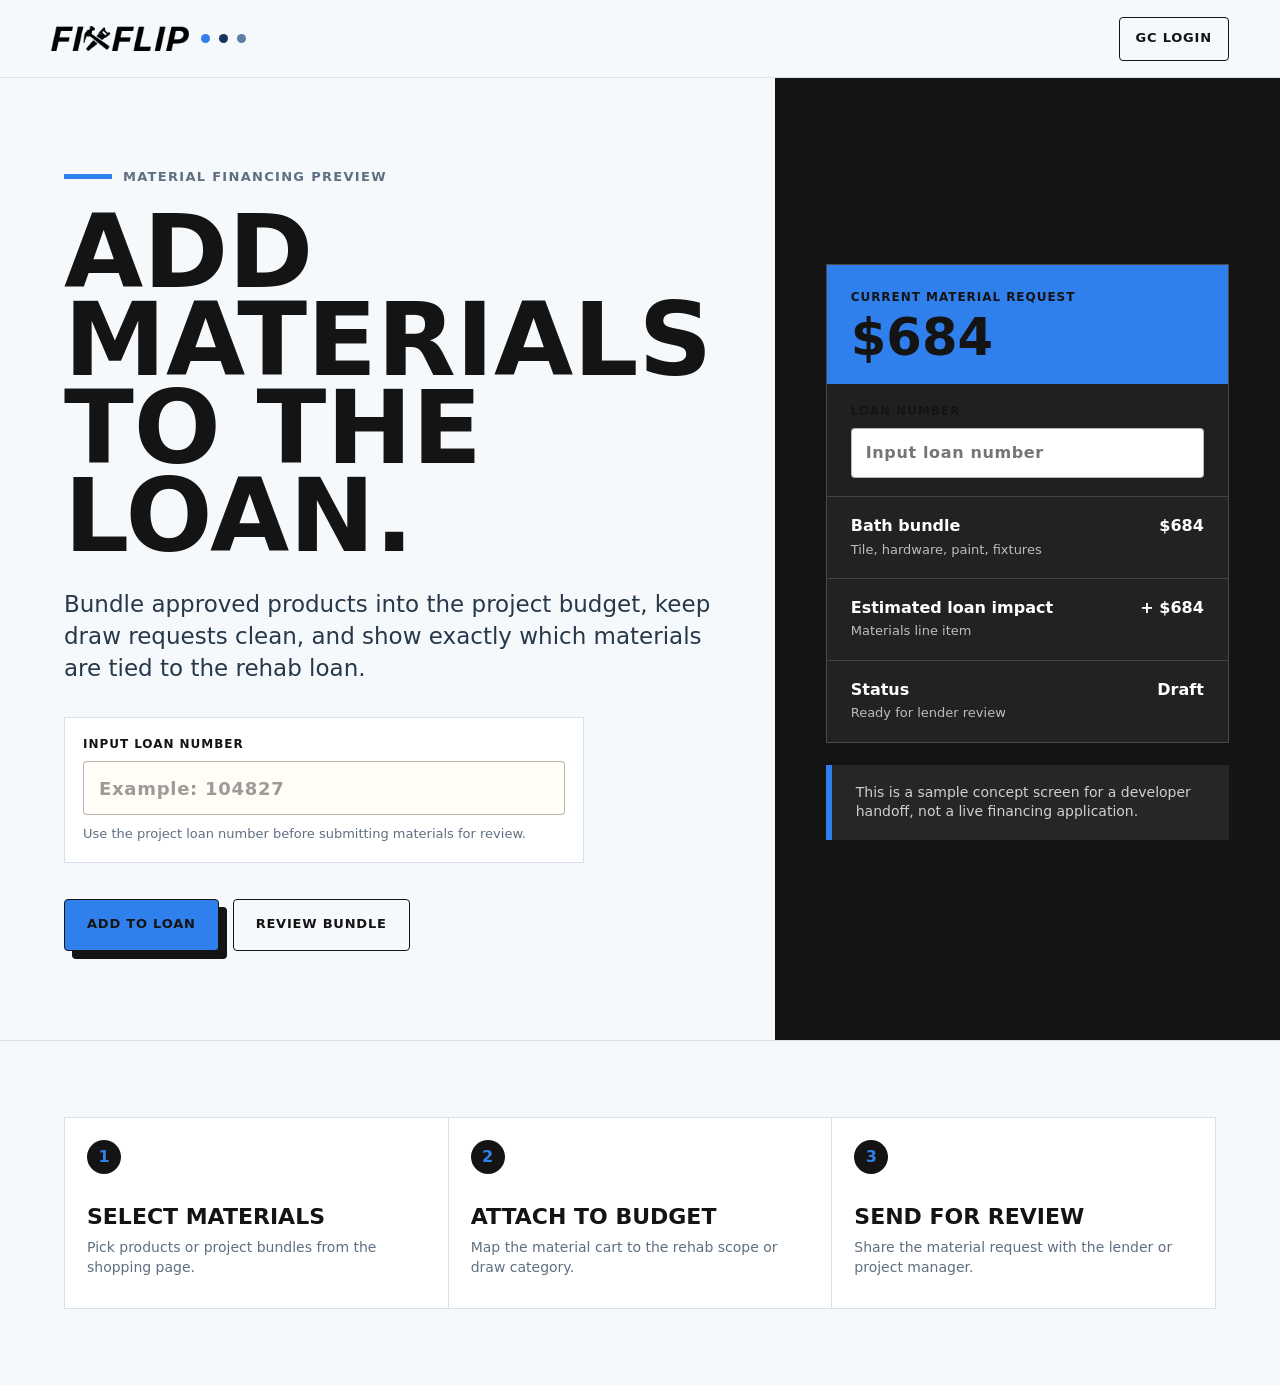
<file: add-to-loan-blue.html>
<!doctype html>
<html lang="en">
<head>
  <meta charset="utf-8">
  <meta name="viewport" content="width=device-width, initial-scale=1">
  <title>Add to Loan | FixFlip Materials Market | Blue Theme</title>
  <style>
    :root {
      --ink: #141414;
      --muted: #5f6f82;
      --line: #d7e0ea;
      --paper: #f6f9fc;
      --white: #ffffff;
      --signal: #2f80ed;
      --forest: #12365f;
      --clay: #5d7fa6;
    }

    * { box-sizing: border-box; }

    body {
      margin: 0;
      color: var(--ink);
      background: var(--paper);
      font-family: Inter, ui-sans-serif, system-ui, -apple-system, BlinkMacSystemFont, "Segoe UI", sans-serif;
      line-height: 1.4;
    }

    a { color: inherit; text-decoration: none; }

    .topbar {
      display: grid;
      grid-template-columns: auto 1fr auto;
      gap: 28px;
      align-items: center;
      min-height: 78px;
      padding: 0 clamp(18px, 4vw, 54px);
      border-bottom: 1px solid rgba(20, 20, 20, .1);
      background: rgba(246, 249, 252, .94);
    }

    .brand {
      display: flex;
      align-items: center;
      gap: 12px;
      min-width: 188px;
    }

    .brand img {
      width: 138px;
      height: auto;
      display: block;
    }

    .brand span {
      width: 9px;
      height: 9px;
      background: var(--signal);
      border-radius: 999px;
      box-shadow: 18px 0 0 var(--forest), 36px 0 0 var(--clay);
    }

    .back {
      justify-self: end;
      display: inline-flex;
      align-items: center;
      min-height: 44px;
      padding: 0 16px;
      border: 1px solid var(--ink);
      border-radius: 4px;
      font-size: 13px;
      font-weight: 850;
      letter-spacing: .06em;
      text-transform: uppercase;
    }

    .hero {
      display: grid;
      grid-template-columns: minmax(0, .95fr) minmax(360px, .62fr);
      min-height: calc(100vh - 78px);
      border-bottom: 1px solid var(--line);
    }

    .copy {
      display: flex;
      flex-direction: column;
      justify-content: center;
      padding: clamp(54px, 7vw, 104px) clamp(22px, 5vw, 74px);
    }

    .eyebrow {
      display: flex;
      align-items: center;
      gap: 11px;
      margin: 0 0 22px;
      color: var(--muted);
      font-size: 13px;
      font-weight: 850;
      letter-spacing: .1em;
      text-transform: uppercase;
    }

    .eyebrow::before {
      content: "";
      width: 48px;
      height: 5px;
      background: var(--signal);
    }

    h1 {
      max-width: 820px;
      margin: 0;
      font-size: clamp(48px, 8vw, 112px);
      line-height: .86;
      letter-spacing: 0;
      text-transform: uppercase;
    }

    .copy > p:not(.eyebrow) {
      max-width: 650px;
      margin: 28px 0 0;
      color: #26384a;
      font-size: clamp(18px, 2vw, 23px);
    }

    .actions {
      display: flex;
      flex-wrap: wrap;
      gap: 14px;
      margin-top: 36px;
    }

    .loan-entry {
      width: min(520px, 100%);
      margin-top: 32px;
      padding: 18px;
      border: 1px solid var(--line);
      background: var(--white);
    }

    .loan-entry label {
      display: block;
      margin-bottom: 9px;
      font-size: 12px;
      font-weight: 900;
      letter-spacing: .08em;
      text-transform: uppercase;
    }

    .loan-entry input {
      width: 100%;
      min-height: 54px;
      border: 1px solid rgba(20, 20, 20, .3);
      border-radius: 4px;
      background: #fffdf6;
      padding: 0 15px;
      color: var(--ink);
      font: inherit;
      font-size: 18px;
      font-weight: 800;
      letter-spacing: .04em;
    }

    .loan-entry input::placeholder {
      color: rgba(20, 20, 20, .42);
    }

    .loan-entry span {
      display: block;
      margin-top: 10px;
      color: var(--muted);
      font-size: 13px;
    }

    .primary,
    .secondary {
      display: inline-flex;
      align-items: center;
      justify-content: center;
      min-height: 52px;
      padding: 0 22px;
      border-radius: 4px;
      border: 1px solid var(--ink);
      font-size: 13px;
      font-weight: 850;
      letter-spacing: .06em;
      text-transform: uppercase;
    }

    .primary {
      background: var(--signal);
      box-shadow: 8px 8px 0 var(--ink);
    }

    .secondary { background: transparent; }

    .panel {
      display: flex;
      flex-direction: column;
      justify-content: center;
      padding: clamp(28px, 4vw, 54px);
      background: var(--ink);
      color: var(--white);
    }

    .loan-card {
      border: 1px solid rgba(255, 255, 255, .18);
      background: rgba(255, 255, 255, .06);
    }

    .loan-head {
      padding: 24px;
      background: var(--signal);
      color: var(--ink);
    }

    .loan-head span {
      display: block;
      font-size: 12px;
      font-weight: 900;
      letter-spacing: .08em;
      text-transform: uppercase;
    }

    .loan-head strong {
      display: block;
      margin-top: 8px;
      font-size: clamp(34px, 4vw, 56px);
      line-height: .9;
    }

    .loan-number-card {
      padding: 18px 24px;
      border-top: 1px solid rgba(20, 20, 20, .16);
      background: rgba(20, 20, 20, .08);
      color: var(--ink);
    }

    .loan-number-card label {
      display: block;
      margin-bottom: 8px;
      font-size: 12px;
      font-weight: 900;
      letter-spacing: .08em;
      text-transform: uppercase;
    }

    .loan-number-card input {
      width: 100%;
      min-height: 50px;
      border: 1px solid rgba(20, 20, 20, .3);
      border-radius: 4px;
      background: var(--white);
      color: var(--ink);
      padding: 0 14px;
      font: inherit;
      font-weight: 800;
      letter-spacing: .04em;
    }

    .loan-row {
      display: grid;
      grid-template-columns: 1fr auto;
      gap: 18px;
      padding: 18px 24px;
      border-top: 1px solid rgba(255, 255, 255, .14);
    }

    .loan-row span {
      color: rgba(255, 255, 255, .7);
      font-size: 13px;
    }

    .loan-row strong,
    .loan-row b {
      display: block;
      color: var(--white);
    }

    .notice {
      margin-top: 22px;
      padding: 18px 24px;
      border-left: 6px solid var(--signal);
      background: rgba(255, 255, 255, .08);
      color: rgba(255, 255, 255, .78);
      font-size: 14px;
    }

    .steps {
      display: grid;
      grid-template-columns: repeat(3, minmax(0, 1fr));
      gap: 1px;
      background: var(--line);
      border: 1px solid var(--line);
      margin: clamp(44px, 6vw, 76px) clamp(22px, 5vw, 74px);
    }

    .step {
      min-height: 190px;
      padding: 22px;
      background: var(--white);
    }

    .step b {
      display: inline-flex;
      align-items: center;
      justify-content: center;
      width: 34px;
      height: 34px;
      margin-bottom: 32px;
      border-radius: 999px;
      background: var(--ink);
      color: var(--signal);
    }

    .step h2 {
      margin: 0 0 10px;
      font-size: 22px;
      line-height: 1;
      text-transform: uppercase;
    }

    .step p {
      margin: 0;
      color: var(--muted);
      font-size: 14px;
    }

    @media (max-width: 900px) {
      .topbar,
      .hero,
      .steps {
        grid-template-columns: 1fr;
      }

      .back {
        justify-self: start;
        margin-bottom: 16px;
      }

      .hero {
        min-height: auto;
      }
    }

    @media (max-width: 640px) {
      .topbar { padding: 16px; }
      .brand img { width: 116px; }
      .copy { padding: 42px 18px 48px; }
      h1 { font-size: clamp(46px, 14vw, 72px); }
      .steps { margin: 42px 18px; }
    }
  </style>
</head>
<body>
  <header class="topbar">
    <a class="brand" href="fixflip-materials-landing-blue.html">
      <img src="[data-uri]" alt="FixFlip">
      <span aria-hidden="true"></span>
    </a>
    <div></div>
    <a class="back" href="contractor-login-blue.html">GC Login</a>
  </header>

  <main>
    <section class="hero">
      <div class="copy">
        <p class="eyebrow">Material financing preview</p>
        <h1>Add materials to the loan.</h1>
        <p>Bundle approved products into the project budget, keep draw requests clean, and show exactly which materials are tied to the rehab loan.</p>
        <div class="loan-entry">
          <label for="loan-number">Input loan number</label>
          <input id="loan-number" name="loan-number" type="text" inputmode="numeric" placeholder="Example: 104827">
          <span>Use the project loan number before submitting materials for review.</span>
        </div>
        <div class="actions">
          <a class="primary" href="#">Add to Loan</a>
          <a class="secondary" href="fixflip-materials-landing-blue.html#bundles">Review Bundle</a>
        </div>
      </div>

      <aside class="panel">
        <div class="loan-card">
          <div class="loan-head">
            <span>Current material request</span>
            <strong>$684</strong>
          </div>
          <div class="loan-number-card">
            <label for="summary-loan-number">Loan number</label>
            <input id="summary-loan-number" name="summary-loan-number" type="text" inputmode="numeric" placeholder="Input loan number">
          </div>
          <div class="loan-row"><div><strong>Bath bundle</strong><span>Tile, hardware, paint, fixtures</span></div><b>$684</b></div>
          <div class="loan-row"><div><strong>Estimated loan impact</strong><span>Materials line item</span></div><b>+ $684</b></div>
          <div class="loan-row"><div><strong>Status</strong><span>Ready for lender review</span></div><b>Draft</b></div>
        </div>
        <p class="notice">This is a sample concept screen for a developer handoff, not a live financing application.</p>
      </aside>
    </section>

    <section class="steps" aria-label="Add to loan steps">
      <article class="step">
        <b>1</b>
        <h2>Select materials</h2>
        <p>Pick products or project bundles from the shopping page.</p>
      </article>
      <article class="step">
        <b>2</b>
        <h2>Attach to budget</h2>
        <p>Map the material cart to the rehab scope or draw category.</p>
      </article>
      <article class="step">
        <b>3</b>
        <h2>Send for review</h2>
        <p>Share the material request with the lender or project manager.</p>
      </article>
    </section>
  </main>
</body>
</html>
</file>
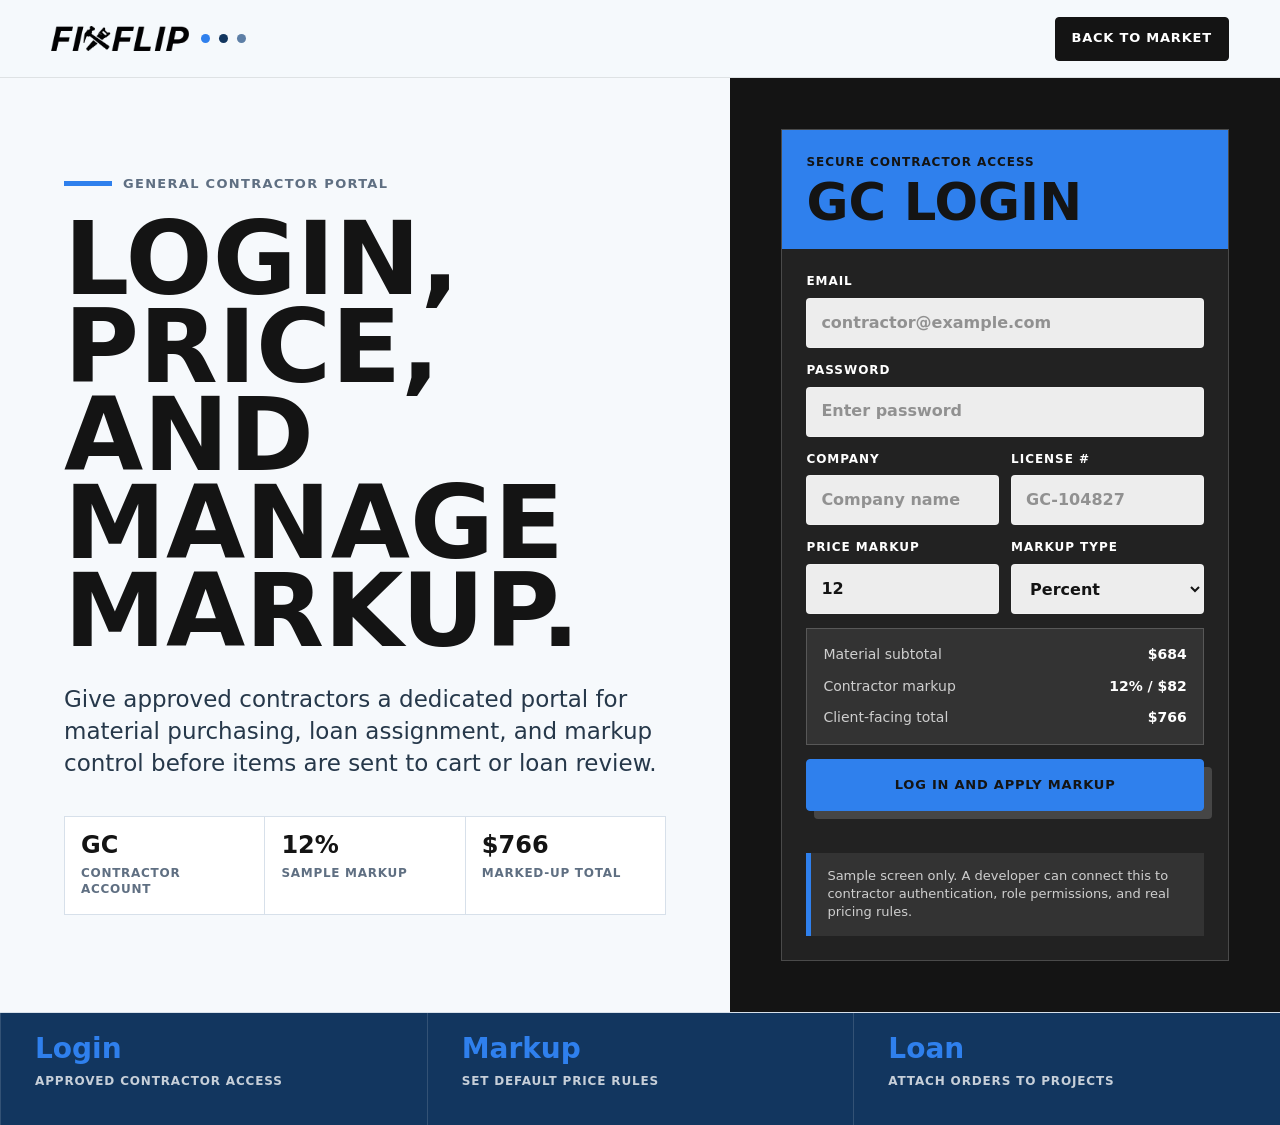
<file: contractor-login-blue.html>
<!doctype html>
<html lang="en">
<head>
  <meta charset="utf-8">
  <meta name="viewport" content="width=device-width, initial-scale=1">
  <title>Contractor Login | FixFlip Materials Market | Blue Theme</title>
  <style>
    :root {
      --ink: #141414;
      --muted: #5f6f82;
      --line: #d7e0ea;
      --paper: #f6f9fc;
      --white: #ffffff;
      --signal: #2f80ed;
      --forest: #12365f;
      --clay: #5d7fa6;
    }

    * { box-sizing: border-box; }

    body {
      margin: 0;
      color: var(--ink);
      background: var(--paper);
      font-family: Inter, ui-sans-serif, system-ui, -apple-system, BlinkMacSystemFont, "Segoe UI", sans-serif;
      line-height: 1.4;
    }

    a { color: inherit; text-decoration: none; }

    .topbar {
      display: grid;
      grid-template-columns: auto 1fr auto;
      gap: 28px;
      align-items: center;
      min-height: 78px;
      padding: 0 clamp(18px, 4vw, 54px);
      border-bottom: 1px solid rgba(20, 20, 20, .1);
      background: rgba(246, 249, 252, .94);
    }

    .brand {
      display: flex;
      align-items: center;
      gap: 12px;
      min-width: 188px;
    }

    .brand img {
      width: 138px;
      height: auto;
      display: block;
    }

    .brand span {
      width: 9px;
      height: 9px;
      background: var(--signal);
      border-radius: 999px;
      box-shadow: 18px 0 0 var(--forest), 36px 0 0 var(--clay);
    }

    .back {
      justify-self: end;
      display: inline-flex;
      align-items: center;
      min-height: 44px;
      padding: 0 16px;
      border: 1px solid var(--ink);
      border-radius: 4px;
      background: var(--ink);
      color: var(--white);
      font-size: 13px;
      font-weight: 850;
      letter-spacing: .06em;
      text-transform: uppercase;
    }

    .page {
      min-height: calc(100vh - 78px);
      display: grid;
      grid-template-columns: minmax(0, .85fr) minmax(360px, .64fr);
      border-bottom: 1px solid var(--line);
    }

    .copy {
      display: flex;
      flex-direction: column;
      justify-content: center;
      padding: clamp(54px, 7vw, 104px) clamp(22px, 5vw, 74px);
    }

    .eyebrow {
      display: flex;
      align-items: center;
      gap: 11px;
      margin: 0 0 22px;
      color: var(--muted);
      font-size: 13px;
      font-weight: 850;
      letter-spacing: .1em;
      text-transform: uppercase;
    }

    .eyebrow::before {
      content: "";
      width: 48px;
      height: 5px;
      background: var(--signal);
    }

    h1 {
      max-width: 760px;
      margin: 0;
      font-size: clamp(48px, 8vw, 110px);
      line-height: .86;
      letter-spacing: 0;
      text-transform: uppercase;
    }

    .copy > p:not(.eyebrow) {
      max-width: 640px;
      margin: 28px 0 0;
      color: #26384a;
      font-size: clamp(18px, 2vw, 23px);
    }

    .role-strip {
      display: grid;
      grid-template-columns: repeat(3, 1fr);
      gap: 1px;
      width: min(650px, 100%);
      margin-top: 36px;
      background: var(--line);
      border: 1px solid var(--line);
    }

    .role-strip div {
      min-height: 94px;
      padding: 16px;
      background: var(--white);
    }

    .role-strip strong {
      display: block;
      font-size: 24px;
      line-height: 1;
    }

    .role-strip span {
      display: block;
      margin-top: 8px;
      color: var(--muted);
      font-size: 12px;
      font-weight: 850;
      letter-spacing: .06em;
      text-transform: uppercase;
    }

    .login-panel {
      display: flex;
      flex-direction: column;
      justify-content: center;
      padding: clamp(28px, 4vw, 54px);
      background: var(--ink);
      color: var(--white);
    }

    .login-card {
      border: 1px solid rgba(255, 255, 255, .18);
      background: rgba(255, 255, 255, .06);
    }

    .login-head {
      padding: 24px;
      background: var(--signal);
      color: var(--ink);
    }

    .login-head span {
      display: block;
      font-size: 12px;
      font-weight: 900;
      letter-spacing: .08em;
      text-transform: uppercase;
    }

    .login-head strong {
      display: block;
      margin-top: 8px;
      font-size: clamp(30px, 4vw, 52px);
      line-height: .9;
      text-transform: uppercase;
    }

    form {
      display: grid;
      gap: 14px;
      padding: 24px;
    }

    .field {
      display: grid;
      gap: 8px;
    }

    label {
      font-size: 12px;
      font-weight: 900;
      letter-spacing: .08em;
      text-transform: uppercase;
    }

    input,
    select {
      width: 100%;
      min-height: 50px;
      border: 1px solid rgba(255, 255, 255, .2);
      border-radius: 4px;
      background: rgba(255, 255, 255, .92);
      color: var(--ink);
      padding: 0 14px;
      font: inherit;
      font-weight: 750;
    }

    input::placeholder {
      color: rgba(20, 20, 20, .42);
    }

    .split {
      display: grid;
      grid-template-columns: 1fr 1fr;
      gap: 12px;
    }

    .markup-box {
      display: grid;
      gap: 12px;
      padding: 16px;
      border: 1px solid rgba(255, 255, 255, .18);
      background: rgba(255, 255, 255, .08);
    }

    .markup-row {
      display: grid;
      grid-template-columns: 1fr auto;
      gap: 14px;
      color: rgba(255, 255, 255, .76);
      font-size: 14px;
    }

    .markup-row strong {
      color: var(--white);
    }

    .submit {
      min-height: 52px;
      border: 1px solid var(--signal);
      border-radius: 4px;
      background: var(--signal);
      color: var(--ink);
      font: inherit;
      font-size: 13px;
      font-weight: 900;
      letter-spacing: .06em;
      text-transform: uppercase;
      cursor: pointer;
      box-shadow: 8px 8px 0 rgba(255, 255, 255, .16);
    }

    .note {
      margin: 18px 24px 24px;
      padding: 14px 16px;
      border-left: 5px solid var(--signal);
      background: rgba(255, 255, 255, .08);
      color: rgba(255, 255, 255, .76);
      font-size: 13px;
    }

    .footer-band {
      display: grid;
      grid-template-columns: repeat(3, 1fr);
      background: var(--forest);
      color: var(--white);
    }

    .footer-band div {
      min-height: 112px;
      padding: 22px clamp(18px, 3vw, 34px);
      border-left: 1px solid rgba(255, 255, 255, .14);
    }

    .footer-band strong {
      display: block;
      color: var(--signal);
      font-size: 28px;
      line-height: 1;
    }

    .footer-band span {
      display: block;
      margin-top: 10px;
      color: rgba(255, 255, 255, .76);
      font-size: 12px;
      font-weight: 850;
      letter-spacing: .07em;
      text-transform: uppercase;
    }

    @media (max-width: 940px) {
      .topbar,
      .page,
      .footer-band {
        grid-template-columns: 1fr;
      }

      .back {
        justify-self: start;
        margin-bottom: 16px;
      }

      .page {
        min-height: auto;
      }
    }

    @media (max-width: 640px) {
      .topbar { padding: 16px; }
      .brand { min-width: 0; }
      .brand img { width: 116px; }
      .copy { padding: 42px 18px 48px; }
      h1 { font-size: clamp(46px, 14vw, 72px); }
      .role-strip,
      .split {
        grid-template-columns: 1fr;
      }
    }
  </style>
</head>
<body>
  <header class="topbar">
    <a class="brand" href="fixflip-materials-landing-blue.html">
      <img src="[data-uri]" alt="FixFlip">
      <span aria-hidden="true"></span>
    </a>
    <div></div>
    <a class="back" href="fixflip-materials-landing-blue.html">Back to Market</a>
  </header>

  <main>
    <section class="page">
      <div class="copy">
        <p class="eyebrow">General contractor portal</p>
        <h1>Login, price, and manage markup.</h1>
        <p>Give approved contractors a dedicated portal for material purchasing, loan assignment, and markup control before items are sent to cart or loan review.</p>
        <div class="role-strip">
          <div><strong>GC</strong><span>Contractor account</span></div>
          <div><strong>12%</strong><span>Sample markup</span></div>
          <div><strong>$766</strong><span>Marked-up total</span></div>
        </div>
      </div>

      <aside class="login-panel">
        <div class="login-card">
          <div class="login-head">
            <span>Secure contractor access</span>
            <strong>GC Login</strong>
          </div>
          <form>
            <div class="field">
              <label for="contractor-email">Email</label>
              <input id="contractor-email" type="email" placeholder="contractor@example.com">
            </div>
            <div class="field">
              <label for="contractor-password">Password</label>
              <input id="contractor-password" type="password" placeholder="Enter password">
            </div>
            <div class="split">
              <div class="field">
                <label for="company-name">Company</label>
                <input id="company-name" type="text" placeholder="Company name">
              </div>
              <div class="field">
                <label for="license-number">License #</label>
                <input id="license-number" type="text" placeholder="GC-104827">
              </div>
            </div>
            <div class="split">
              <div class="field">
                <label for="markup">Price markup</label>
                <input id="markup" type="number" value="12" min="0" max="40">
              </div>
              <div class="field">
                <label for="markup-type">Markup type</label>
                <select id="markup-type">
                  <option>Percent</option>
                  <option>Flat project fee</option>
                  <option>Trade-specific</option>
                </select>
              </div>
            </div>
            <div class="markup-box" aria-label="Sample markup preview">
              <div class="markup-row"><span>Material subtotal</span><strong>$684</strong></div>
              <div class="markup-row"><span>Contractor markup</span><strong>12% / $82</strong></div>
              <div class="markup-row"><span>Client-facing total</span><strong>$766</strong></div>
            </div>
            <button class="submit" type="button">Log in and apply markup</button>
          </form>
          <p class="note">Sample screen only. A developer can connect this to contractor authentication, role permissions, and real pricing rules.</p>
        </div>
      </aside>
    </section>

    <section class="footer-band" aria-label="Contractor portal features">
      <div><strong>Login</strong><span>Approved contractor access</span></div>
      <div><strong>Markup</strong><span>Set default price rules</span></div>
      <div><strong>Loan</strong><span>Attach orders to projects</span></div>
    </section>
  </main>
</body>
</html>
</file>
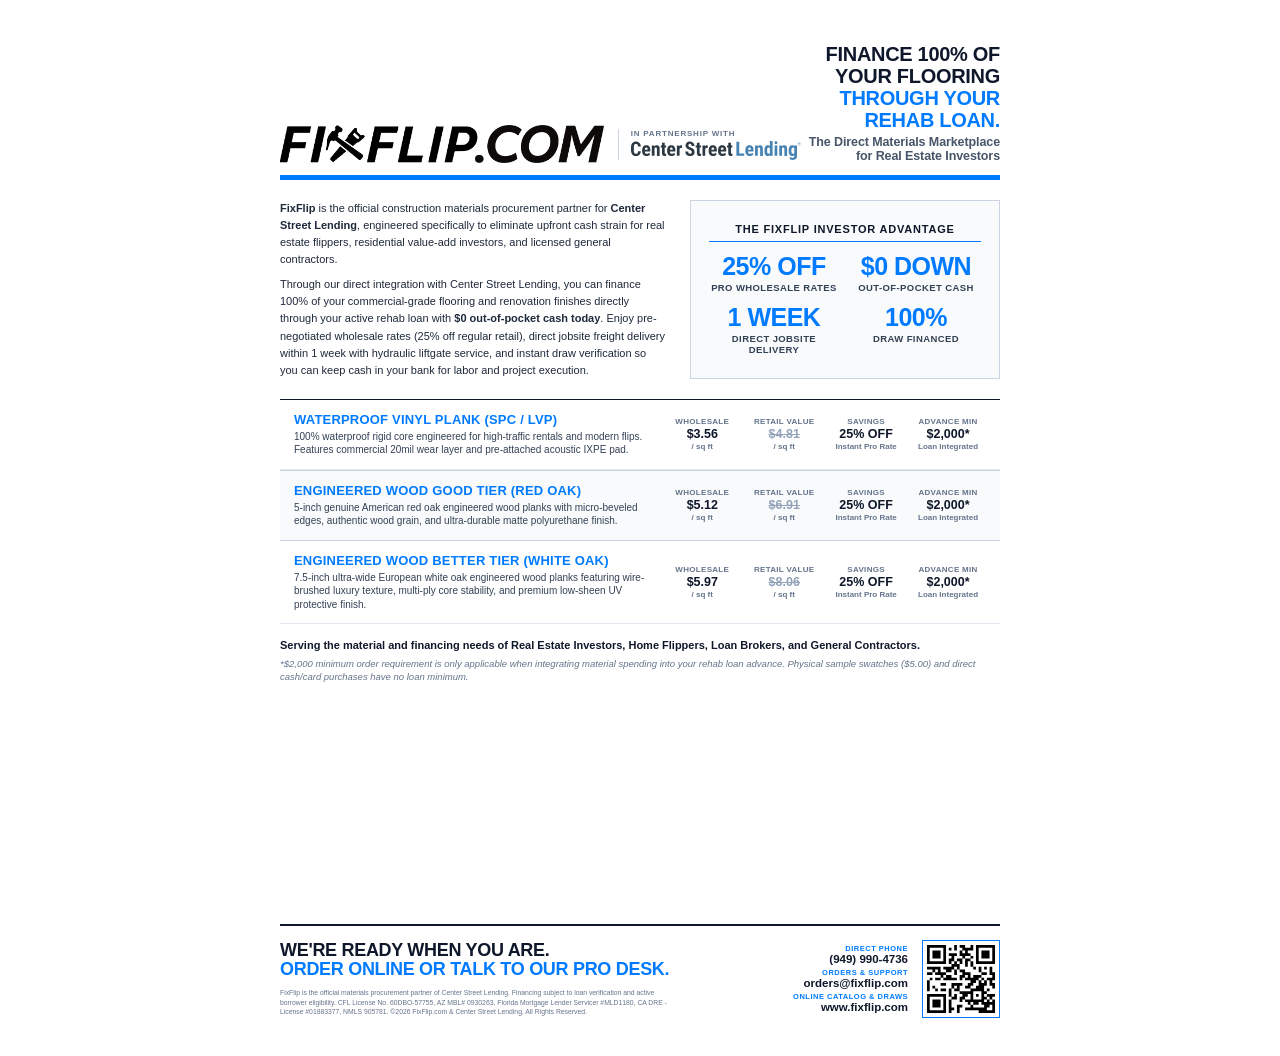
<file: fixflip_flyer.html>
<!DOCTYPE html>
<html lang="en">
<head>
<meta charset="UTF-8">
<title>FixFlip.com &bull; Center Street Lending Materials Flyer</title>
<style>
  @page {
    size: letter portrait;
    margin: 0;
  }
  * {
    box-sizing: border-box;
    margin: 0;
    padding: 0;
    -webkit-print-color-adjust: exact !important;
    print-color-adjust: exact !important;
  }
  body {
    font-family: -apple-system, BlinkMacSystemFont, "Segoe UI", Roboto, "Helvetica Neue", Arial, sans-serif;
    color: #0f172a;
    background-color: #ffffff;
    width: 8.5in;
    height: 11in;
    margin: 0 auto;
    padding: 0.45in 0.5in 0.4in 0.5in;
    display: flex;
    flex-direction: column;
    justify-content: space-between;
    position: relative;
  }

  /* HEADER */
  .flyer-header {
    display: flex;
    justify-content: space-between;
    align-items: flex-end;
    margin-bottom: 12px;
  }
  .logo-block {
    display: flex;
    align-items: center;
    gap: 14px;
  }
  .logo-fixflip {
    height: 38px;
    width: auto;
    display: block;
  }
  .partner-divider {
    display: flex;
    flex-direction: column;
    border-left: 1.5px solid #cbd5e1;
    padding-left: 12px;
    justify-content: center;
  }
  .partner-kicker {
    font-size: 8px;
    font-weight: 800;
    text-transform: uppercase;
    letter-spacing: 0.8px;
    color: #64748b;
    margin-bottom: 3px;
  }
  .logo-csl {
    height: 19px;
    width: auto;
    display: block;
  }
  .header-headline {
    text-align: right;
  }
  .headline-top {
    font-size: 20px;
    font-weight: 900;
    color: #0f172a;
    text-transform: uppercase;
    letter-spacing: -0.3px;
    line-height: 1.1;
  }
  .headline-bot {
    font-size: 20px;
    font-weight: 900;
    color: #007bff;
    text-transform: uppercase;
    letter-spacing: -0.3px;
    line-height: 1.1;
  }
  .headline-sub {
    font-size: 12.5px;
    font-weight: 700;
    color: #475569;
    margin-top: 4px;
    letter-spacing: -0.1px;
  }

  /* SIGNATURE BLUE ACCENT BAR */
  .blue-bar {
    height: 5px;
    background: #007bff;
    width: 100%;
    margin-bottom: 20px;
  }

  /* TWO-COLUMN INTRO SECTION */
  .intro-grid {
    display: grid;
    grid-template-columns: 1.22fr 0.98fr;
    gap: 24px;
    margin-bottom: 20px;
    align-items: stretch;
  }
  .intro-text {
    font-size: 11px;
    line-height: 1.55;
    color: #1e293b;
    display: flex;
    flex-direction: column;
    justify-content: space-between;
  }
  .intro-text p {
    margin-bottom: 8px;
  }
  .intro-text p:last-child {
    margin-bottom: 0;
  }
  .stats-card {
    background: #f8fafc;
    border: 1.5px solid #cbd5e1;
    border-radius: 0px;
    padding: 16px 18px;
    display: flex;
    flex-direction: column;
    justify-content: center;
  }
  .stats-header {
    font-size: 11px;
    font-weight: 900;
    text-transform: uppercase;
    letter-spacing: 0.8px;
    color: #0f172a;
    text-align: center;
    margin-bottom: 12px;
    border-bottom: 1.5px solid #007bff;
    padding-bottom: 6px;
  }
  .stats-grid {
    display: grid;
    grid-template-columns: 1fr 1fr;
    row-gap: 12px;
    column-gap: 12px;
    text-align: center;
  }
  .stat-item {
    display: flex;
    flex-direction: column;
    align-items: center;
  }
  .stat-num {
    font-size: 25px;
    font-weight: 900;
    color: #007bff;
    line-height: 1;
    letter-spacing: -0.5px;
  }
  .stat-lbl {
    font-size: 9.5px;
    font-weight: 800;
    color: #334155;
    text-transform: uppercase;
    letter-spacing: 0.4px;
    margin-top: 3px;
  }

  /* PRODUCTS / LOAN ROWS */
  .products-section {
    display: flex;
    flex-direction: column;
    margin-bottom: 14px;
    border-top: 1.5px solid #0f172a;
  }
  .product-row {
    display: grid;
    grid-template-columns: 1.15fr 1.05fr;
    gap: 18px;
    padding: 12px 14px;
    align-items: center;
    border-bottom: 1px solid #e2e8f0;
  }
  .product-row.is-tinted {
    background: #f8fafc;
    border-top: 1px solid #cbd5e1;
    border-bottom: 1px solid #cbd5e1;
  }
  .product-left h4 {
    font-size: 13px;
    font-weight: 900;
    color: #007bff;
    text-transform: uppercase;
    letter-spacing: 0.2px;
    margin-bottom: 3px;
  }
  .product-left p {
    font-size: 10px;
    color: #334155;
    line-height: 1.35;
  }
  .product-stats {
    display: grid;
    grid-template-columns: repeat(4, 1fr);
    gap: 6px;
    text-align: center;
  }
  .stat-col-header {
    font-size: 8px;
    font-weight: 800;
    color: #64748b;
    text-transform: uppercase;
    letter-spacing: 0.3px;
    margin-bottom: 2px;
  }
  .stat-col-val {
    font-size: 12.5px;
    font-weight: 900;
    color: #0f172a;
    line-height: 1.1;
  }
  .stat-col-sub {
    font-size: 8px;
    color: #64748b;
    font-weight: 600;
  }

  /* SERVING FOOTNOTE STRIP */
  .serving-strip {
    font-size: 11px;
    font-weight: 700;
    color: #0f172a;
    margin: 8px 0 14px 0;
    line-height: 1.4;
  }
  .minimum-note {
    font-size: 9.5px;
    font-weight: 500;
    color: #64748b;
    font-style: italic;
    display: block;
    margin-top: 3px;
  }

  /* FOOTER CTA & CONTACT */
  .flyer-footer {
    border-top: 2px solid #0f172a;
    padding-top: 14px;
    display: grid;
    grid-template-columns: 1.25fr 0.95fr;
    gap: 20px;
    align-items: center;
  }
  .footer-left {
    display: flex;
    flex-direction: column;
  }
  .footer-cta-1 {
    font-size: 18px;
    font-weight: 900;
    color: #0f172a;
    text-transform: uppercase;
    line-height: 1.1;
    letter-spacing: -0.3px;
  }
  .footer-cta-2 {
    font-size: 18px;
    font-weight: 900;
    color: #007bff;
    text-transform: uppercase;
    line-height: 1.1;
    letter-spacing: -0.3px;
    margin-bottom: 8px;
  }
  .footer-legal {
    font-size: 6.8px;
    color: #64748b;
    line-height: 1.4;
  }
  .footer-right {
    display: flex;
    align-items: center;
    justify-content: flex-end;
    gap: 14px;
  }
  .contact-info {
    text-align: right;
    display: flex;
    flex-direction: column;
    gap: 3px;
  }
  .contact-row {
    display: flex;
    flex-direction: column;
  }
  .contact-lbl {
    font-size: 7.5px;
    font-weight: 800;
    color: #007bff;
    text-transform: uppercase;
    letter-spacing: 0.5px;
  }
  .contact-val {
    font-size: 11.5px;
    font-weight: 800;
    color: #0f172a;
    text-decoration: none;
  }
  .qr-box {
    border: 1.5px solid #007bff;
    padding: 4px;
    background: #ffffff;
    display: flex;
    align-items: center;
    justify-content: center;
    flex-shrink: 0;
  }
  .qr-img {
    width: 68px;
    height: 68px;
    display: block;
  }
</style>
</head>
<body>

  <div>
    <!-- HEADER -->
    <header class="flyer-header">
      <div class="logo-block">
        <img class="logo-fixflip" src="[data-uri]" alt="FixFlip.com">
        <div class="partner-divider">
          <span class="partner-kicker">IN PARTNERSHIP WITH</span>
          <img class="logo-csl" src="[data-uri]" alt="Center Street Lending">
        </div>
      </div>
      <div class="header-headline">
        <div class="headline-top">FINANCE 100% OF YOUR FLOORING</div>
        <div class="headline-bot">THROUGH YOUR REHAB LOAN.</div>
        <div class="headline-sub">The Direct Materials Marketplace for Real Estate Investors</div>
      </div>
    </header>

    <!-- SIGNATURE BLUE ACCENT BAR -->
    <div class="blue-bar"></div>

    <!-- INTRO SECTION (2-COL) -->
    <section class="intro-grid">
      <div class="intro-text">
        <p>
          <strong>FixFlip</strong> is the official construction materials procurement partner for <strong>Center Street Lending</strong>, engineered specifically to eliminate upfront cash strain for real estate flippers, residential value-add investors, and licensed general contractors.
        </p>
        <p>
          Through our direct integration with Center Street Lending, you can finance 100% of your commercial-grade flooring and renovation finishes directly through your active rehab loan with <strong>$0 out-of-pocket cash today</strong>. Enjoy pre-negotiated wholesale rates (25% off regular retail), direct jobsite freight delivery within 1 week with hydraulic liftgate service, and instant draw verification so you can keep cash in your bank for labor and project execution.
        </p>
      </div>

      <div class="stats-card">
        <div class="stats-header">THE FIXFLIP INVESTOR ADVANTAGE</div>
        <div class="stats-grid">
          <div class="stat-item">
            <span class="stat-num">25% OFF</span>
            <span class="stat-lbl">PRO WHOLESALE RATES</span>
          </div>
          <div class="stat-item">
            <span class="stat-num">$0 DOWN</span>
            <span class="stat-lbl">OUT-OF-POCKET CASH</span>
          </div>
          <div class="stat-item">
            <span class="stat-num">1 WEEK</span>
            <span class="stat-lbl">DIRECT JOBSITE DELIVERY</span>
          </div>
          <div class="stat-item">
            <span class="stat-num">100%</span>
            <span class="stat-lbl">DRAW FINANCED</span>
          </div>
        </div>
      </div>
    </section>

    <!-- PRODUCTS / TIERS (3 ROWS) -->
    <section class="products-section">
      
      <!-- Row 1 -->
      <div class="product-row">
        <div class="product-left">
          <h4>WATERPROOF VINYL PLANK (SPC / LVP)</h4>
          <p>100% waterproof rigid core engineered for high-traffic rentals and modern flips. Features commercial 20mil wear layer and pre-attached acoustic IXPE pad.</p>
        </div>
        <div class="product-stats">
          <div>
            <div class="stat-col-header">WHOLESALE</div>
            <div class="stat-col-val">$3.56</div>
            <div class="stat-col-sub">/ sq ft</div>
          </div>
          <div>
            <div class="stat-col-header">RETAIL VALUE</div>
            <div class="stat-col-val" style="text-decoration: line-through; color: #94a3b8;">$4.81</div>
            <div class="stat-col-sub">/ sq ft</div>
          </div>
          <div>
            <div class="stat-col-header">SAVINGS</div>
            <div class="stat-col-val" style="color: #0f172a; font-weight: 900;">25% OFF</div>
            <div class="stat-col-sub">Instant Pro Rate</div>
          </div>
          <div>
            <div class="stat-col-header">ADVANCE MIN</div>
            <div class="stat-col-val">$2,000*</div>
            <div class="stat-col-sub">Loan Integrated</div>
          </div>
        </div>
      </div>

      <!-- Row 2 -->
      <div class="product-row is-tinted">
        <div class="product-left">
          <h4>ENGINEERED WOOD GOOD TIER (RED OAK)</h4>
          <p>5-inch genuine American red oak engineered wood planks with micro-beveled edges, authentic wood grain, and ultra-durable matte polyurethane finish.</p>
        </div>
        <div class="product-stats">
          <div>
            <div class="stat-col-header">WHOLESALE</div>
            <div class="stat-col-val">$5.12</div>
            <div class="stat-col-sub">/ sq ft</div>
          </div>
          <div>
            <div class="stat-col-header">RETAIL VALUE</div>
            <div class="stat-col-val" style="text-decoration: line-through; color: #94a3b8;">$6.91</div>
            <div class="stat-col-sub">/ sq ft</div>
          </div>
          <div>
            <div class="stat-col-header">SAVINGS</div>
            <div class="stat-col-val" style="color: #0f172a; font-weight: 900;">25% OFF</div>
            <div class="stat-col-sub">Instant Pro Rate</div>
          </div>
          <div>
            <div class="stat-col-header">ADVANCE MIN</div>
            <div class="stat-col-val">$2,000*</div>
            <div class="stat-col-sub">Loan Integrated</div>
          </div>
        </div>
      </div>

      <!-- Row 3 -->
      <div class="product-row">
        <div class="product-left">
          <h4>ENGINEERED WOOD BETTER TIER (WHITE OAK)</h4>
          <p>7.5-inch ultra-wide European white oak engineered wood planks featuring wire-brushed luxury texture, multi-ply core stability, and premium low-sheen UV protective finish.</p>
        </div>
        <div class="product-stats">
          <div>
            <div class="stat-col-header">WHOLESALE</div>
            <div class="stat-col-val">$5.97</div>
            <div class="stat-col-sub">/ sq ft</div>
          </div>
          <div>
            <div class="stat-col-header">RETAIL VALUE</div>
            <div class="stat-col-val" style="text-decoration: line-through; color: #94a3b8;">$8.06</div>
            <div class="stat-col-sub">/ sq ft</div>
          </div>
          <div>
            <div class="stat-col-header">SAVINGS</div>
            <div class="stat-col-val" style="color: #0f172a; font-weight: 900;">25% OFF</div>
            <div class="stat-col-sub">Instant Pro Rate</div>
          </div>
          <div>
            <div class="stat-col-header">ADVANCE MIN</div>
            <div class="stat-col-val">$2,000*</div>
            <div class="stat-col-sub">Loan Integrated</div>
          </div>
        </div>
      </div>

    </section>

    <!-- SERVING NOTE -->
    <div class="serving-strip">
      Serving the material and financing needs of Real Estate Investors, Home Flippers, Loan Brokers, and General Contractors.
      <span class="minimum-note">*$2,000 minimum order requirement is only applicable when integrating material spending into your rehab loan advance. Physical sample swatches ($5.00) and direct cash/card purchases have no loan minimum.</span>
    </div>
  </div>

  <!-- FOOTER -->
  <footer class="flyer-footer">
    <div class="footer-left">
      <div class="footer-cta-1">WE'RE READY WHEN YOU ARE.</div>
      <div class="footer-cta-2">ORDER ONLINE OR TALK TO OUR PRO DESK.</div>
      <div class="footer-legal">
        FixFlip is the official materials procurement partner of Center Street Lending. Financing subject to loan verification and active borrower eligibility. CFL License No. 60DBO-57755, AZ MBL# 0930263, Florida Mortgage Lender Servicer #MLD1180, CA DRE - License #01883377, NMLS 905781. &copy;2026 FixFlip.com &amp; Center Street Lending. All Rights Reserved.
      </div>
    </div>

    <div class="footer-right">
      <div class="contact-info">
        <div class="contact-row">
          <span class="contact-lbl">DIRECT PHONE</span>
          <span class="contact-val">(949) 990-4736</span>
        </div>
        <div class="contact-row">
          <span class="contact-lbl">ORDERS &amp; SUPPORT</span>
          <span class="contact-val">orders@fixflip.com</span>
        </div>
        <div class="contact-row">
          <span class="contact-lbl">ONLINE CATALOG &amp; DRAWS</span>
          <span class="contact-val">www.fixflip.com</span>
        </div>
      </div>

      <div class="qr-box">
        <img class="qr-img" src="[data-uri]" alt="Scan to visit FixFlip.com">
      </div>
    </div>
  </footer>

</body>
</html>
</file>
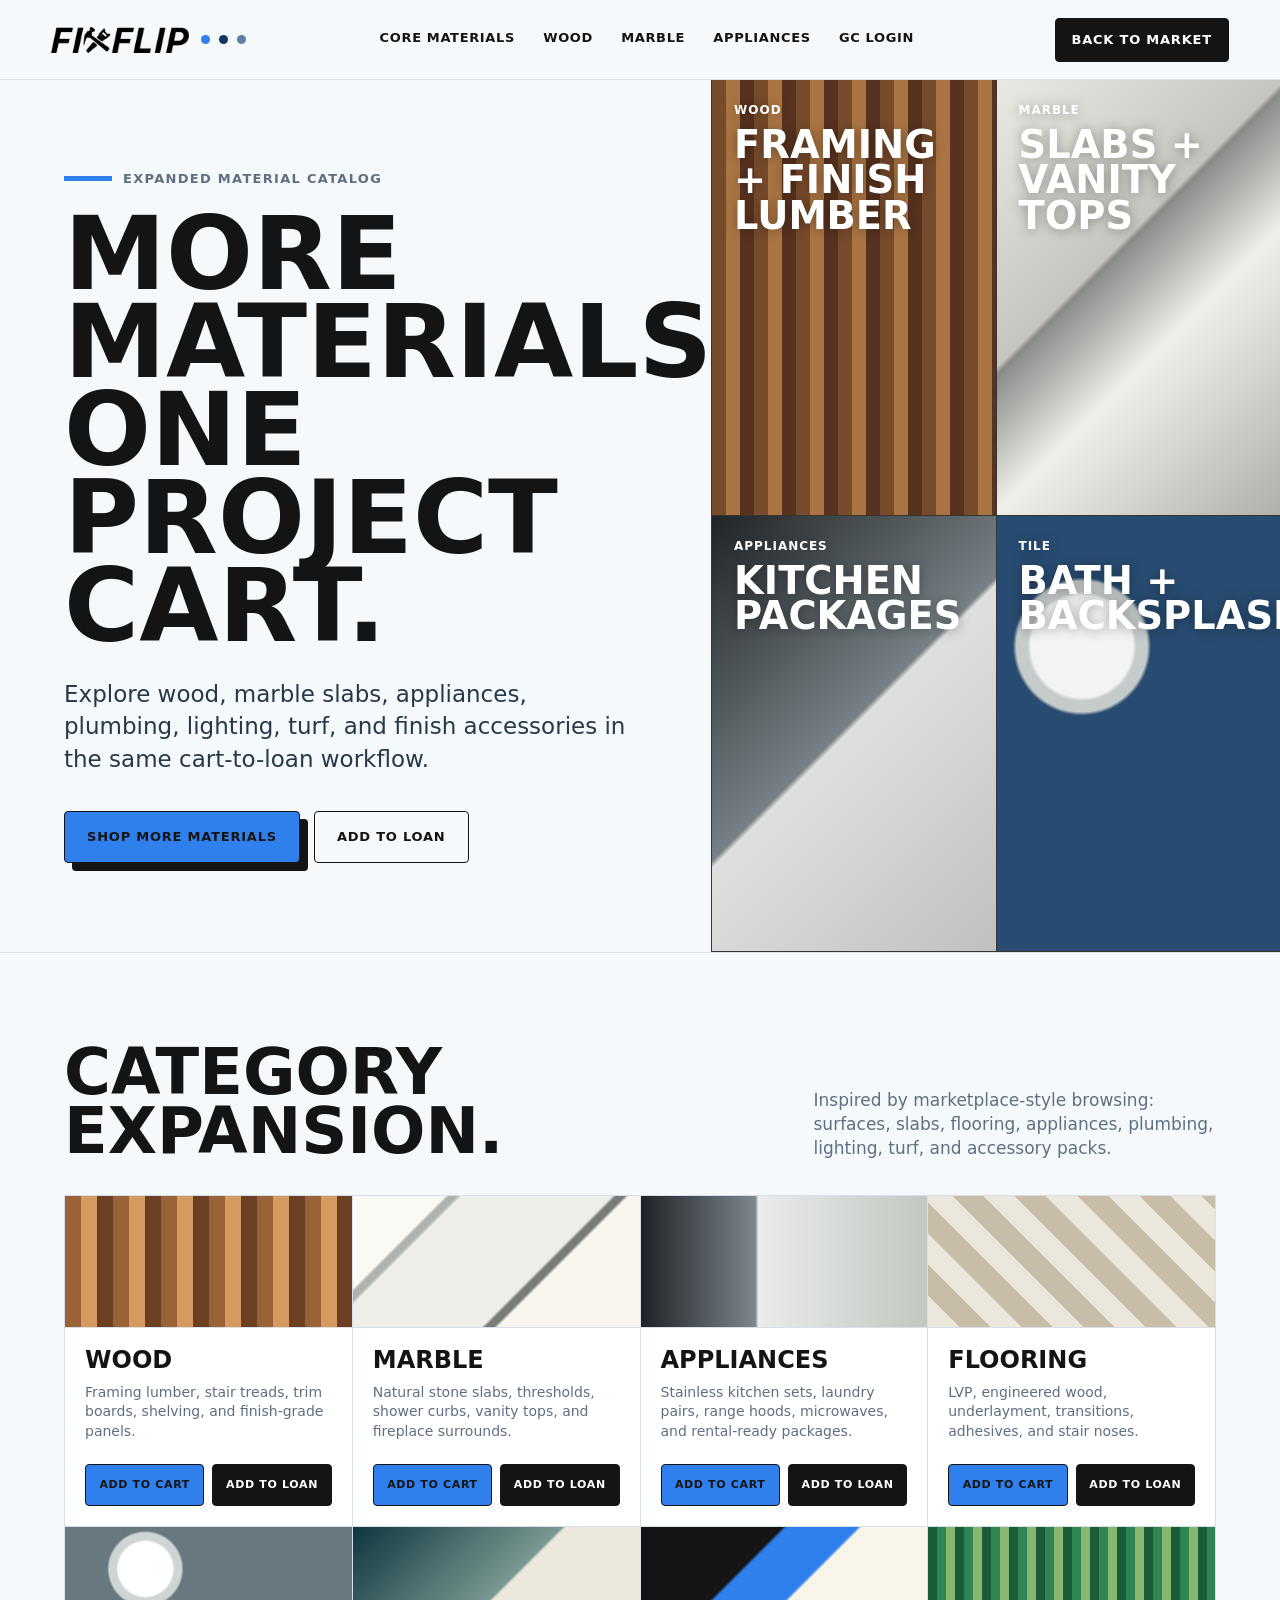
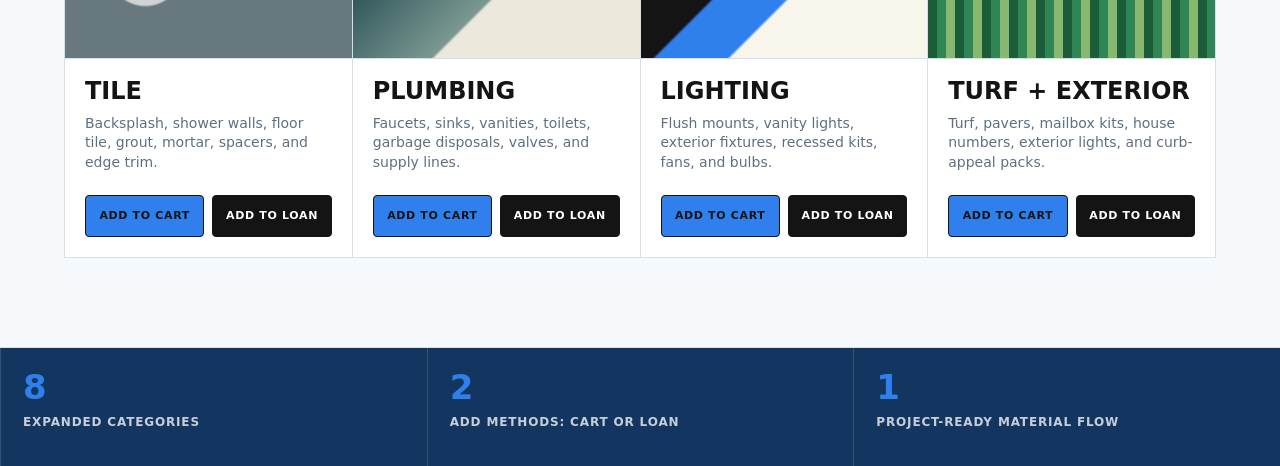
<file: more-materials-blue.html>
<!doctype html>
<html lang="en">
<head>
  <meta charset="utf-8">
  <meta name="viewport" content="width=device-width, initial-scale=1">
  <title>More Materials | FixFlip Materials Market | Blue Theme</title>
  <style>
    :root {
      --ink: #141414;
      --muted: #5f6f82;
      --line: #d7e0ea;
      --paper: #f6f9fc;
      --white: #ffffff;
      --signal: #2f80ed;
      --forest: #12365f;
      --clay: #5d7fa6;
      --blue: #1e5d9e;
    }

    * { box-sizing: border-box; }

    body {
      margin: 0;
      color: var(--ink);
      background: var(--paper);
      font-family: Inter, ui-sans-serif, system-ui, -apple-system, BlinkMacSystemFont, "Segoe UI", sans-serif;
      line-height: 1.4;
    }

    a { color: inherit; text-decoration: none; }

    .topbar {
      position: sticky;
      top: 0;
      z-index: 10;
      display: grid;
      grid-template-columns: auto 1fr auto;
      gap: 28px;
      align-items: center;
      min-height: 78px;
      padding: 0 clamp(18px, 4vw, 54px);
      border-bottom: 1px solid rgba(20, 20, 20, .1);
      background: rgba(246, 249, 252, .94);
      backdrop-filter: blur(18px);
    }

    .brand {
      display: flex;
      align-items: center;
      gap: 12px;
      min-width: 188px;
    }

    .brand img {
      width: 138px;
      height: auto;
      display: block;
    }

    .brand span {
      width: 9px;
      height: 9px;
      background: var(--signal);
      border-radius: 999px;
      box-shadow: 18px 0 0 var(--forest), 36px 0 0 var(--clay);
    }

    .nav {
      display: flex;
      justify-content: center;
      gap: clamp(16px, 2.2vw, 34px);
      font-size: 13px;
      font-weight: 750;
      letter-spacing: .05em;
      text-transform: uppercase;
    }

    .nav a {
      padding: 29px 0;
      border-bottom: 3px solid transparent;
    }

    .nav a:hover,
    .nav a:focus-visible {
      border-color: var(--signal);
      outline: 0;
    }

    .back {
      display: inline-flex;
      align-items: center;
      min-height: 44px;
      padding: 0 16px;
      border: 1px solid var(--ink);
      border-radius: 4px;
      background: var(--ink);
      color: var(--white);
      font-size: 13px;
      font-weight: 850;
      letter-spacing: .06em;
      text-transform: uppercase;
    }

    .hero {
      display: grid;
      grid-template-columns: minmax(0, .85fr) minmax(360px, .68fr);
      min-height: calc(88vh - 78px);
      border-bottom: 1px solid var(--line);
    }

    .copy {
      display: flex;
      flex-direction: column;
      justify-content: center;
      padding: clamp(54px, 7vw, 104px) clamp(22px, 5vw, 74px);
    }

    .eyebrow {
      display: flex;
      align-items: center;
      gap: 11px;
      margin: 0 0 22px;
      color: var(--muted);
      font-size: 13px;
      font-weight: 850;
      letter-spacing: .1em;
      text-transform: uppercase;
    }

    .eyebrow::before {
      content: "";
      width: 48px;
      height: 5px;
      background: var(--signal);
    }

    h1 {
      max-width: 860px;
      margin: 0;
      font-size: clamp(48px, 8vw, 112px);
      line-height: .86;
      letter-spacing: 0;
      text-transform: uppercase;
    }

    .copy > p:not(.eyebrow) {
      max-width: 660px;
      margin: 28px 0 0;
      color: #26384a;
      font-size: clamp(18px, 2vw, 23px);
    }

    .actions {
      display: flex;
      flex-wrap: wrap;
      gap: 14px;
      margin-top: 36px;
    }

    .primary,
    .secondary,
    .mini-action {
      display: inline-flex;
      align-items: center;
      justify-content: center;
      min-height: 52px;
      padding: 0 22px;
      border-radius: 4px;
      border: 1px solid var(--ink);
      font-size: 13px;
      font-weight: 850;
      letter-spacing: .06em;
      text-transform: uppercase;
    }

    .primary {
      background: var(--signal);
      box-shadow: 8px 8px 0 var(--ink);
    }

    .secondary { background: transparent; }

    .visual {
      display: grid;
      grid-template-columns: repeat(2, minmax(0, 1fr));
      background: var(--ink);
      color: var(--white);
    }

    .visual-tile {
      position: relative;
      min-height: 250px;
      padding: 22px;
      overflow: hidden;
      border-left: 1px solid rgba(255, 255, 255, .14);
      border-bottom: 1px solid rgba(255, 255, 255, .14);
    }

    .visual-tile::before {
      content: "";
      position: absolute;
      inset: 0;
      background: var(--texture);
      opacity: .95;
      transition: transform .45s ease;
    }

    .visual-tile:hover::before { transform: scale(1.08); }

    .visual-tile span,
    .visual-tile strong {
      position: relative;
      z-index: 1;
      display: block;
      text-shadow: 0 1px 12px rgba(0, 0, 0, .34);
    }

    .visual-tile span {
      font-size: 12px;
      font-weight: 900;
      letter-spacing: .08em;
      text-transform: uppercase;
    }

    .visual-tile strong {
      margin-top: 8px;
      font-size: clamp(28px, 3vw, 46px);
      line-height: .92;
      text-transform: uppercase;
    }

    .section {
      padding: clamp(54px, 7vw, 96px) clamp(22px, 5vw, 74px);
      border-bottom: 1px solid var(--line);
    }

    .section-head {
      display: grid;
      grid-template-columns: minmax(0, .8fr) minmax(280px, .45fr);
      gap: 34px;
      align-items: end;
      margin-bottom: 34px;
    }

    .section h2 {
      margin: 0;
      font-size: clamp(34px, 5vw, 76px);
      line-height: .92;
      text-transform: uppercase;
    }

    .section-head p {
      margin: 0;
      color: var(--muted);
      font-size: 17px;
    }

    .material-grid {
      display: grid;
      grid-template-columns: repeat(4, minmax(0, 1fr));
      gap: 1px;
      background: var(--line);
      border: 1px solid var(--line);
    }

    .material-card {
      min-height: 330px;
      display: grid;
      grid-template-rows: 132px auto;
      background: var(--white);
    }

    .swatch {
      background: var(--swatch);
      border-bottom: 1px solid var(--line);
    }

    .material-info {
      display: flex;
      flex-direction: column;
      padding: 20px;
    }

    .material-info h3 {
      margin: 0;
      font-size: 24px;
      line-height: 1;
      text-transform: uppercase;
    }

    .material-info p {
      margin: 11px 0 18px;
      color: var(--muted);
      font-size: 14px;
    }

    .material-actions {
      display: grid;
      grid-template-columns: 1fr 1fr;
      gap: 8px;
      margin-top: auto;
    }

    .mini-action {
      min-height: 42px;
      padding: 0 10px;
      font-size: 11px;
    }

    .mini-action.cart {
      background: var(--signal);
      color: var(--ink);
    }

    .mini-action.loan {
      background: var(--ink);
      color: var(--white);
    }

    .strip {
      display: grid;
      grid-template-columns: repeat(3, 1fr);
      background: var(--forest);
      color: var(--white);
    }

    .strip div {
      min-height: 118px;
      padding: 22px;
      border-left: 1px solid rgba(255, 255, 255, .14);
    }

    .strip strong {
      display: block;
      color: var(--signal);
      font-size: 34px;
      line-height: 1;
    }

    .strip span {
      display: block;
      margin-top: 10px;
      color: rgba(255, 255, 255, .76);
      font-size: 12px;
      font-weight: 850;
      letter-spacing: .07em;
      text-transform: uppercase;
    }

    @media (max-width: 1060px) {
      .hero,
      .section-head {
        grid-template-columns: 1fr;
      }

      .material-grid {
        grid-template-columns: repeat(2, minmax(0, 1fr));
      }
    }

    @media (max-width: 760px) {
      .topbar {
        grid-template-columns: 1fr;
        padding: 16px;
      }

      .brand { min-width: 0; }
      .brand img { width: 116px; }
      .nav { display: none; }
      .back { justify-self: start; }
      .copy { padding: 42px 18px 48px; }
      h1 { font-size: clamp(46px, 14vw, 72px); }
      .visual,
      .material-grid,
      .material-actions,
      .strip {
        grid-template-columns: 1fr;
      }

      .visual-tile { min-height: 170px; }
      .section { padding: 48px 18px; }
    }
  </style>
</head>
<body>
  <header class="topbar">
    <a class="brand" href="fixflip-materials-landing-blue.html">
      <img src="[data-uri]" alt="FixFlip">
      <span aria-hidden="true"></span>
    </a>
    <nav class="nav" aria-label="Material pages">
      <a href="fixflip-materials-landing-blue.html#categories">Core Materials</a>
      <a href="#wood">Wood</a>
      <a href="#marble">Marble</a>
      <a href="#appliances">Appliances</a>
      <a href="contractor-login-blue.html">GC Login</a>
    </nav>
    <a class="back" href="fixflip-materials-landing-blue.html">Back to Market</a>
  </header>

  <main>
    <section class="hero">
      <div class="copy">
        <p class="eyebrow">Expanded material catalog</p>
        <h1>More materials, one project cart.</h1>
        <p>Explore wood, marble slabs, appliances, plumbing, lighting, turf, and finish accessories in the same cart-to-loan workflow.</p>
        <div class="actions">
          <a class="primary" href="#materials">Shop More Materials</a>
          <a class="secondary" href="add-to-loan-blue.html">Add to Loan</a>
        </div>
      </div>
      <div class="visual" aria-label="Material texture preview">
        <div class="visual-tile" id="wood" style="--texture: repeating-linear-gradient(90deg, #7c4e2d 0 14px, #b27a45 14px 28px, #5b341f 28px 42px)"><span>Wood</span><strong>Framing + finish lumber</strong></div>
        <div class="visual-tile" id="marble" style="--texture: linear-gradient(135deg, #f6f4ed, #d0cec8 40%, #8f918f 41%, #fbfaf3 60%, #b9b7b2)"><span>Marble</span><strong>Slabs + vanity tops</strong></div>
        <div class="visual-tile" id="appliances" style="--texture: linear-gradient(135deg, #202529, #7d878c 48%, #e8ebe7 49%, #c7cac6)"><span>Appliances</span><strong>Kitchen packages</strong></div>
        <div class="visual-tile" style="--texture: radial-gradient(circle at 30% 30%, #fff 0 14%, #cfd5d4 15% 18%, #294f76 19% 100%)"><span>Tile</span><strong>Bath + backsplash</strong></div>
      </div>
    </section>

    <section class="section" id="materials">
      <div class="section-head">
        <h2>Category expansion.</h2>
        <p>Inspired by marketplace-style browsing: surfaces, slabs, flooring, appliances, plumbing, lighting, turf, and accessory packs.</p>
      </div>
      <div class="material-grid">
        <article class="material-card">
          <div class="swatch" style="--swatch: repeating-linear-gradient(90deg, #9a6337 0 16px, #d49a5f 16px 32px, #6d4024 32px 48px)"></div>
          <div class="material-info">
            <h3>Wood</h3>
            <p>Framing lumber, stair treads, trim boards, shelving, and finish-grade panels.</p>
            <div class="material-actions"><a class="mini-action cart" href="#">Add to cart</a><a class="mini-action loan" href="add-to-loan-blue.html">Add to loan</a></div>
          </div>
        </article>
        <article class="material-card">
          <div class="swatch" style="--swatch: linear-gradient(135deg, #fbfaf5 0 22%, #aeb1ad 23% 25%, #f0eee8 26% 62%, #777b79 63% 65%, #f8f5ef 66%)"></div>
          <div class="material-info">
            <h3>Marble</h3>
            <p>Natural stone slabs, thresholds, shower curbs, vanity tops, and fireplace surrounds.</p>
            <div class="material-actions"><a class="mini-action cart" href="#">Add to cart</a><a class="mini-action loan" href="add-to-loan-blue.html">Add to loan</a></div>
          </div>
        </article>
        <article class="material-card">
          <div class="swatch" style="--swatch: linear-gradient(90deg, #1d2226, #7e878d 40%, #e9ece8 41%, #c2c7c2 100%)"></div>
          <div class="material-info">
            <h3>Appliances</h3>
            <p>Stainless kitchen sets, laundry pairs, range hoods, microwaves, and rental-ready packages.</p>
            <div class="material-actions"><a class="mini-action cart" href="#">Add to cart</a><a class="mini-action loan" href="add-to-loan-blue.html">Add to loan</a></div>
          </div>
        </article>
        <article class="material-card">
          <div class="swatch" style="--swatch: repeating-linear-gradient(45deg, #ebe7dd 0 22px, #c8bda8 22px 44px)"></div>
          <div class="material-info">
            <h3>Flooring</h3>
            <p>LVP, engineered wood, underlayment, transitions, adhesives, and stair noses.</p>
            <div class="material-actions"><a class="mini-action cart" href="#">Add to cart</a><a class="mini-action loan" href="add-to-loan-blue.html">Add to loan</a></div>
          </div>
        </article>
        <article class="material-card">
          <div class="swatch" style="--swatch: radial-gradient(circle at 28% 32%, #fff 0 12%, #cfd5d4 13% 16%, #68787f 17% 100%)"></div>
          <div class="material-info">
            <h3>Tile</h3>
            <p>Backsplash, shower walls, floor tile, grout, mortar, spacers, and edge trim.</p>
            <div class="material-actions"><a class="mini-action cart" href="#">Add to cart</a><a class="mini-action loan" href="add-to-loan-blue.html">Add to loan</a></div>
          </div>
        </article>
        <article class="material-card">
          <div class="swatch" style="--swatch: linear-gradient(135deg, #0d363f, #7a9891 50%, #ece8dc 51%)"></div>
          <div class="material-info">
            <h3>Plumbing</h3>
            <p>Faucets, sinks, vanities, toilets, garbage disposals, valves, and supply lines.</p>
            <div class="material-actions"><a class="mini-action cart" href="#">Add to cart</a><a class="mini-action loan" href="add-to-loan-blue.html">Add to loan</a></div>
          </div>
        </article>
        <article class="material-card">
          <div class="swatch" style="--swatch: linear-gradient(135deg, #141414 0 34%, #2f80ed 35% 52%, #f8f6eb 53%)"></div>
          <div class="material-info">
            <h3>Lighting</h3>
            <p>Flush mounts, vanity lights, exterior fixtures, recessed kits, fans, and bulbs.</p>
            <div class="material-actions"><a class="mini-action cart" href="#">Add to cart</a><a class="mini-action loan" href="add-to-loan-blue.html">Add to loan</a></div>
          </div>
        </article>
        <article class="material-card">
          <div class="swatch" style="--swatch: repeating-linear-gradient(90deg, #1c5d39 0 9px, #2f8554 9px 18px, #88b86f 18px 27px)"></div>
          <div class="material-info">
            <h3>Turf + Exterior</h3>
            <p>Turf, pavers, mailbox kits, house numbers, exterior lights, and curb-appeal packs.</p>
            <div class="material-actions"><a class="mini-action cart" href="#">Add to cart</a><a class="mini-action loan" href="add-to-loan-blue.html">Add to loan</a></div>
          </div>
        </article>
      </div>
    </section>

    <section class="strip" aria-label="Catalog stats">
      <div><strong>8</strong><span>Expanded categories</span></div>
      <div><strong>2</strong><span>Add methods: cart or loan</span></div>
      <div><strong>1</strong><span>Project-ready material flow</span></div>
    </section>
  </main>
</body>
</html>
</file>
